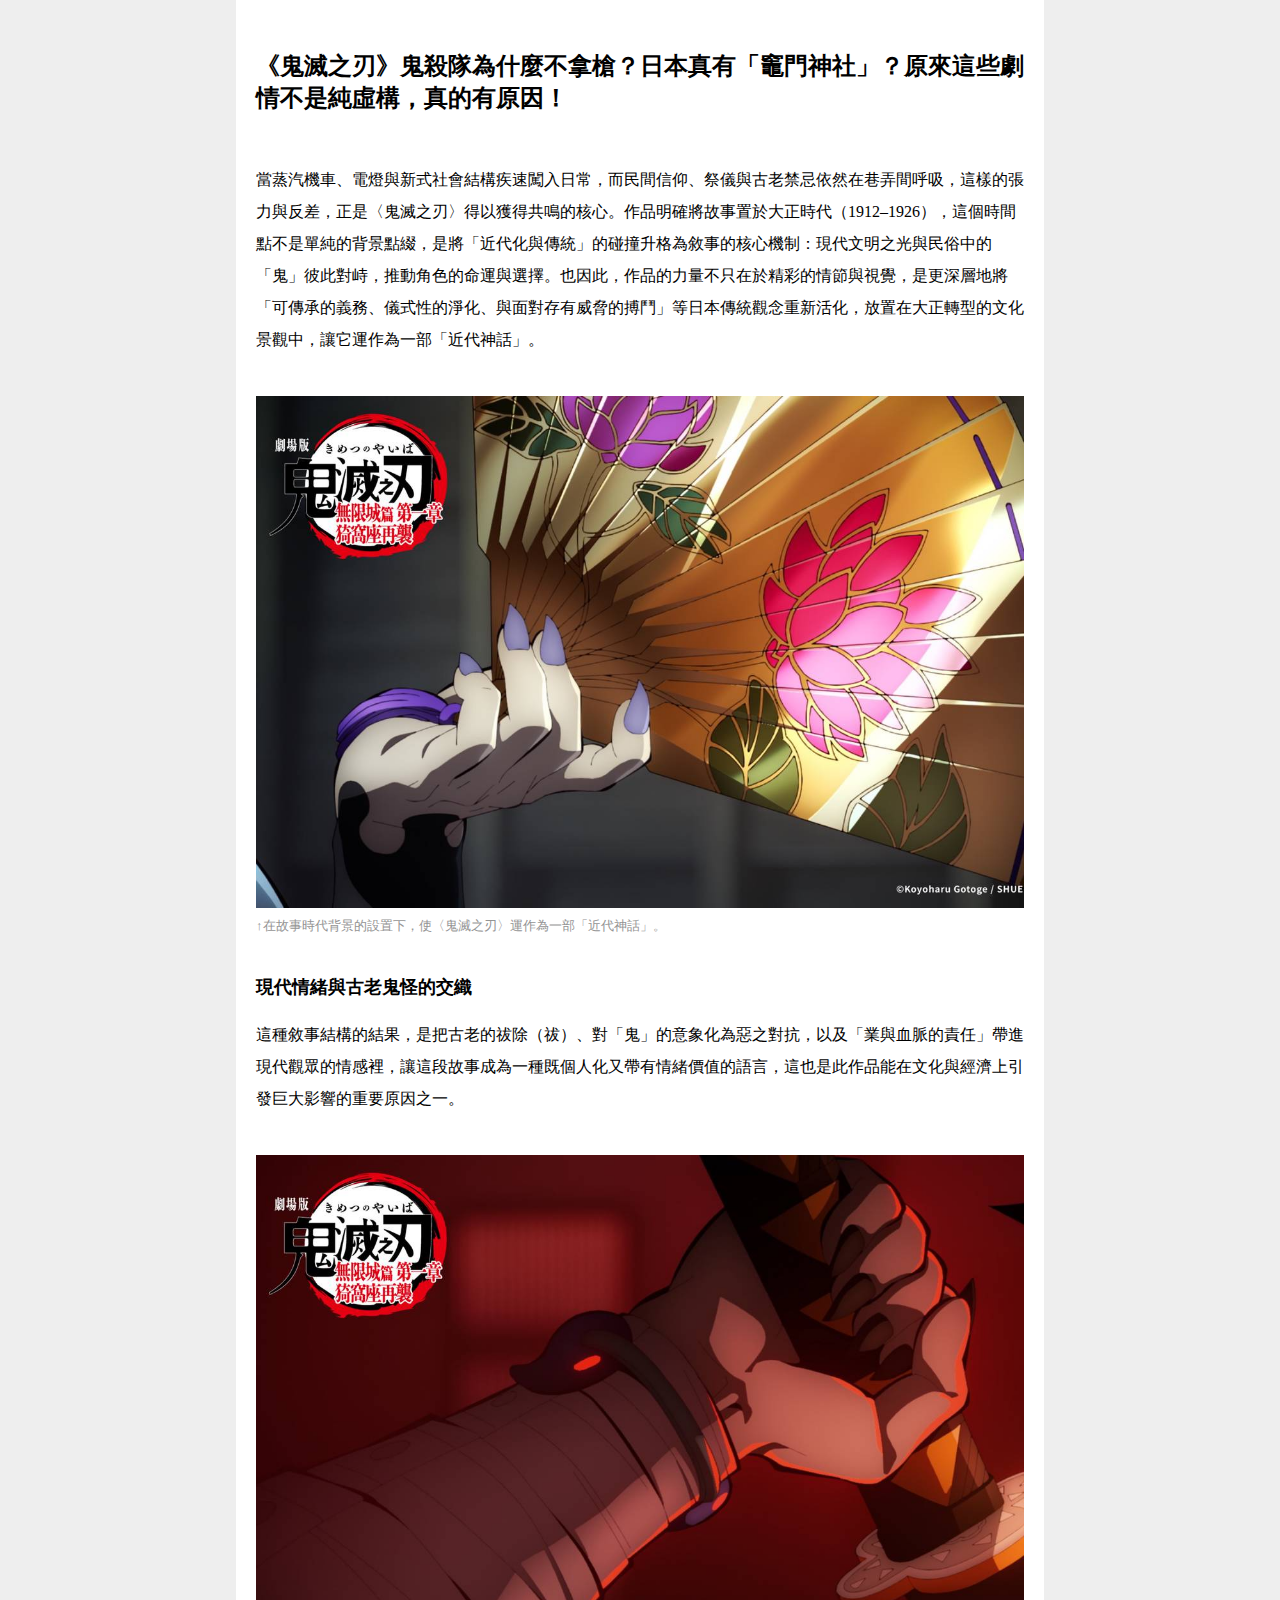
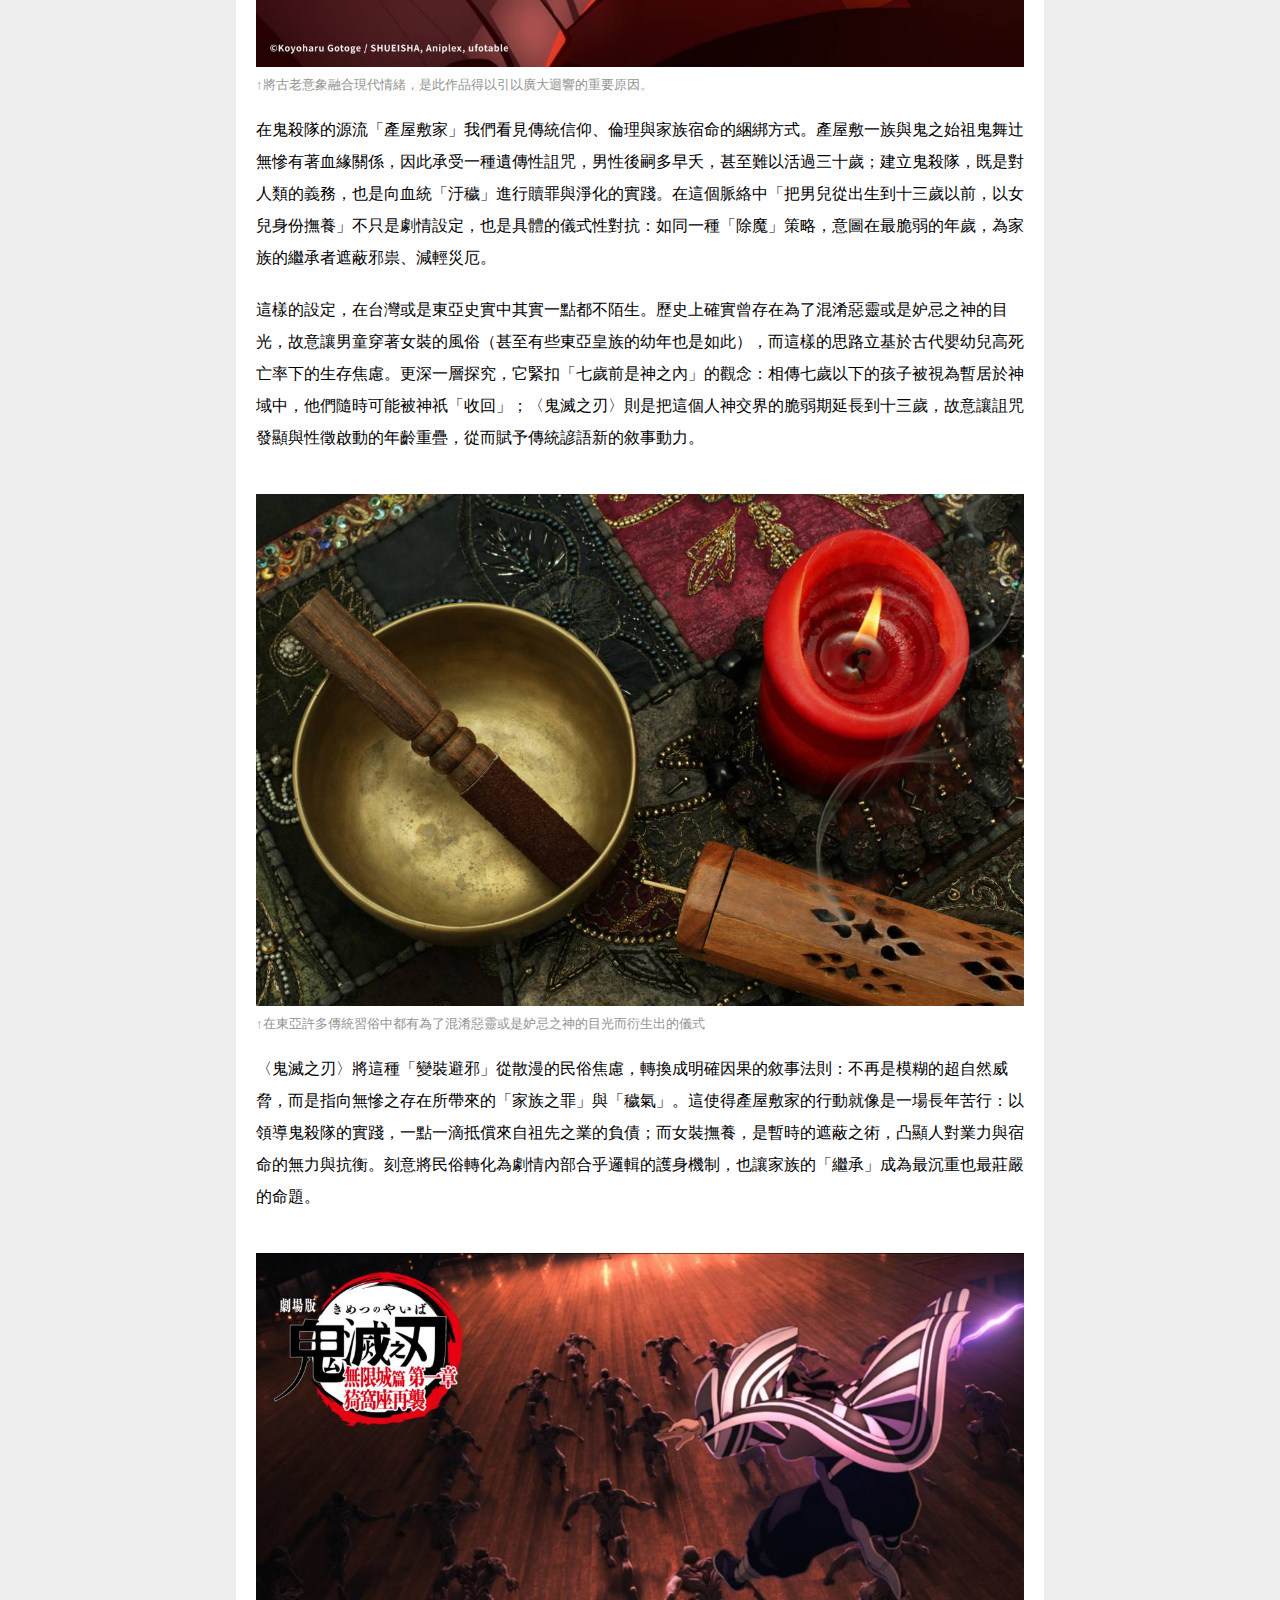
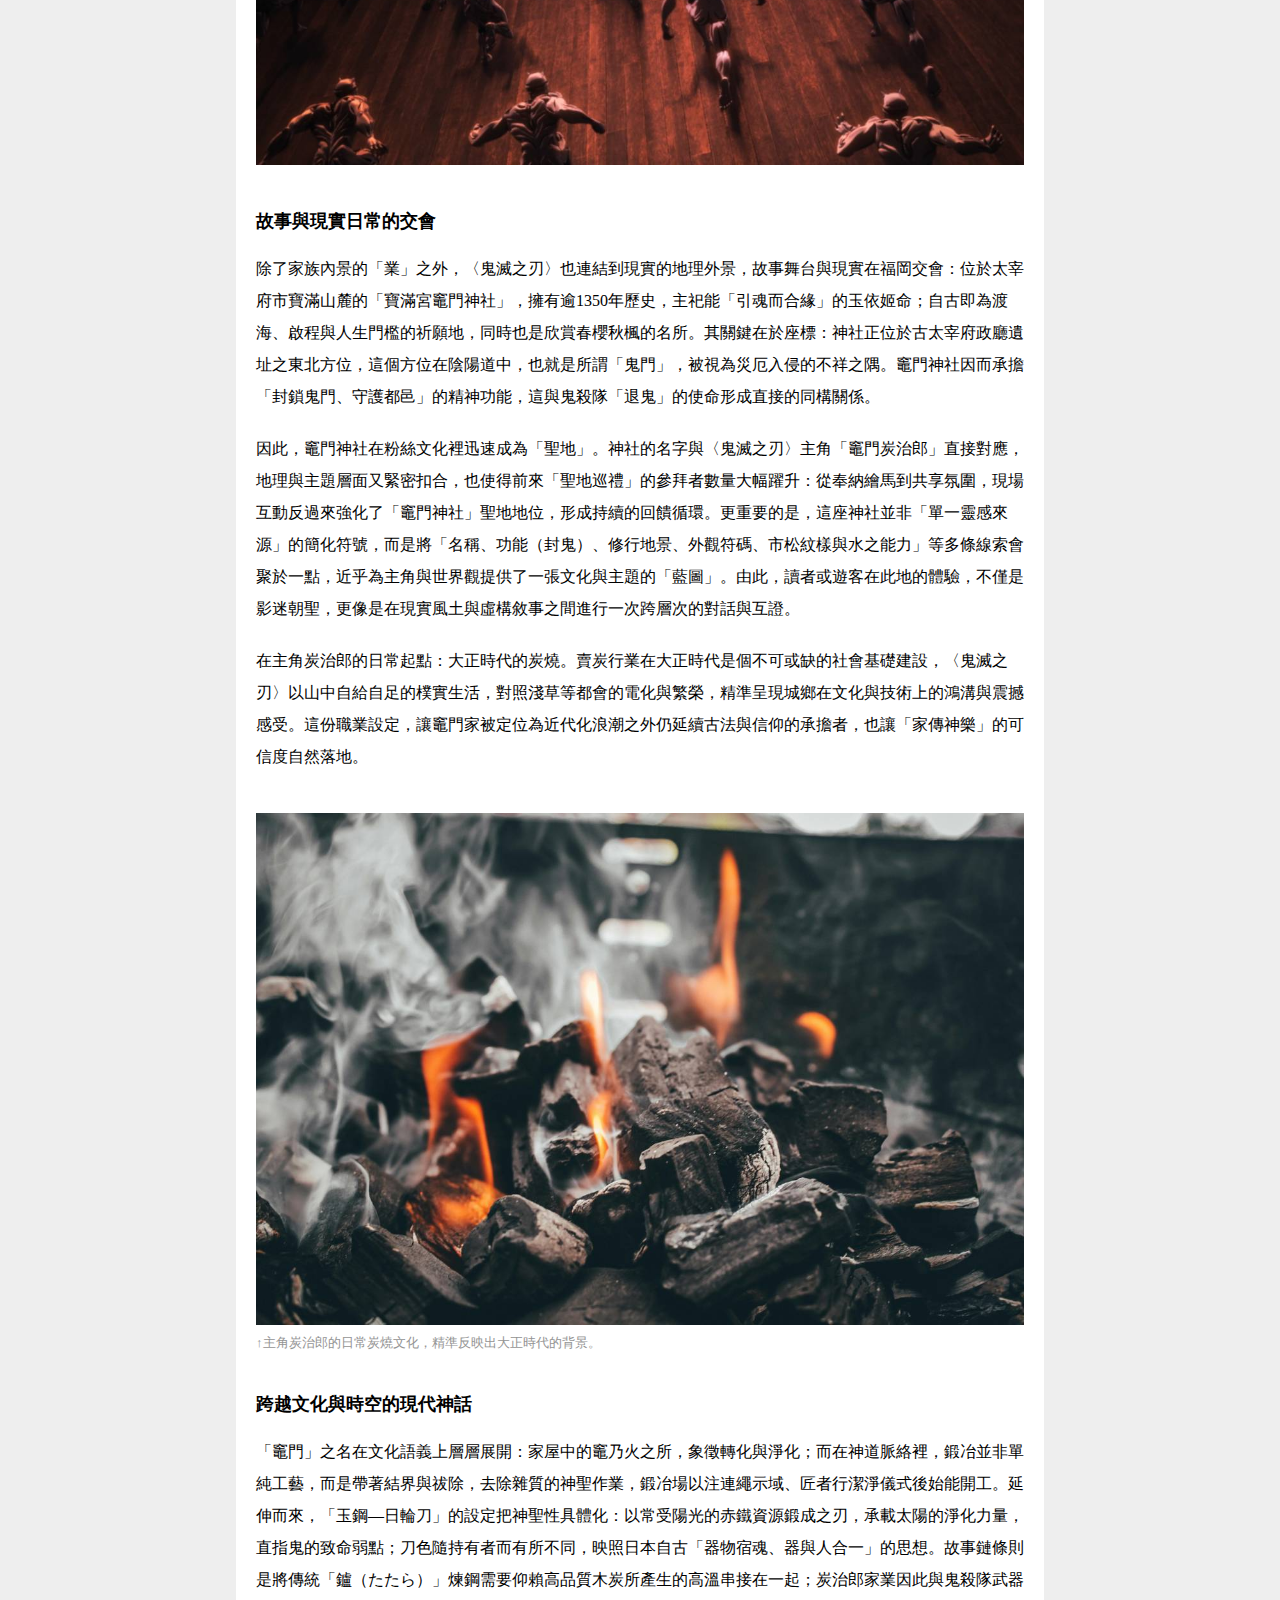
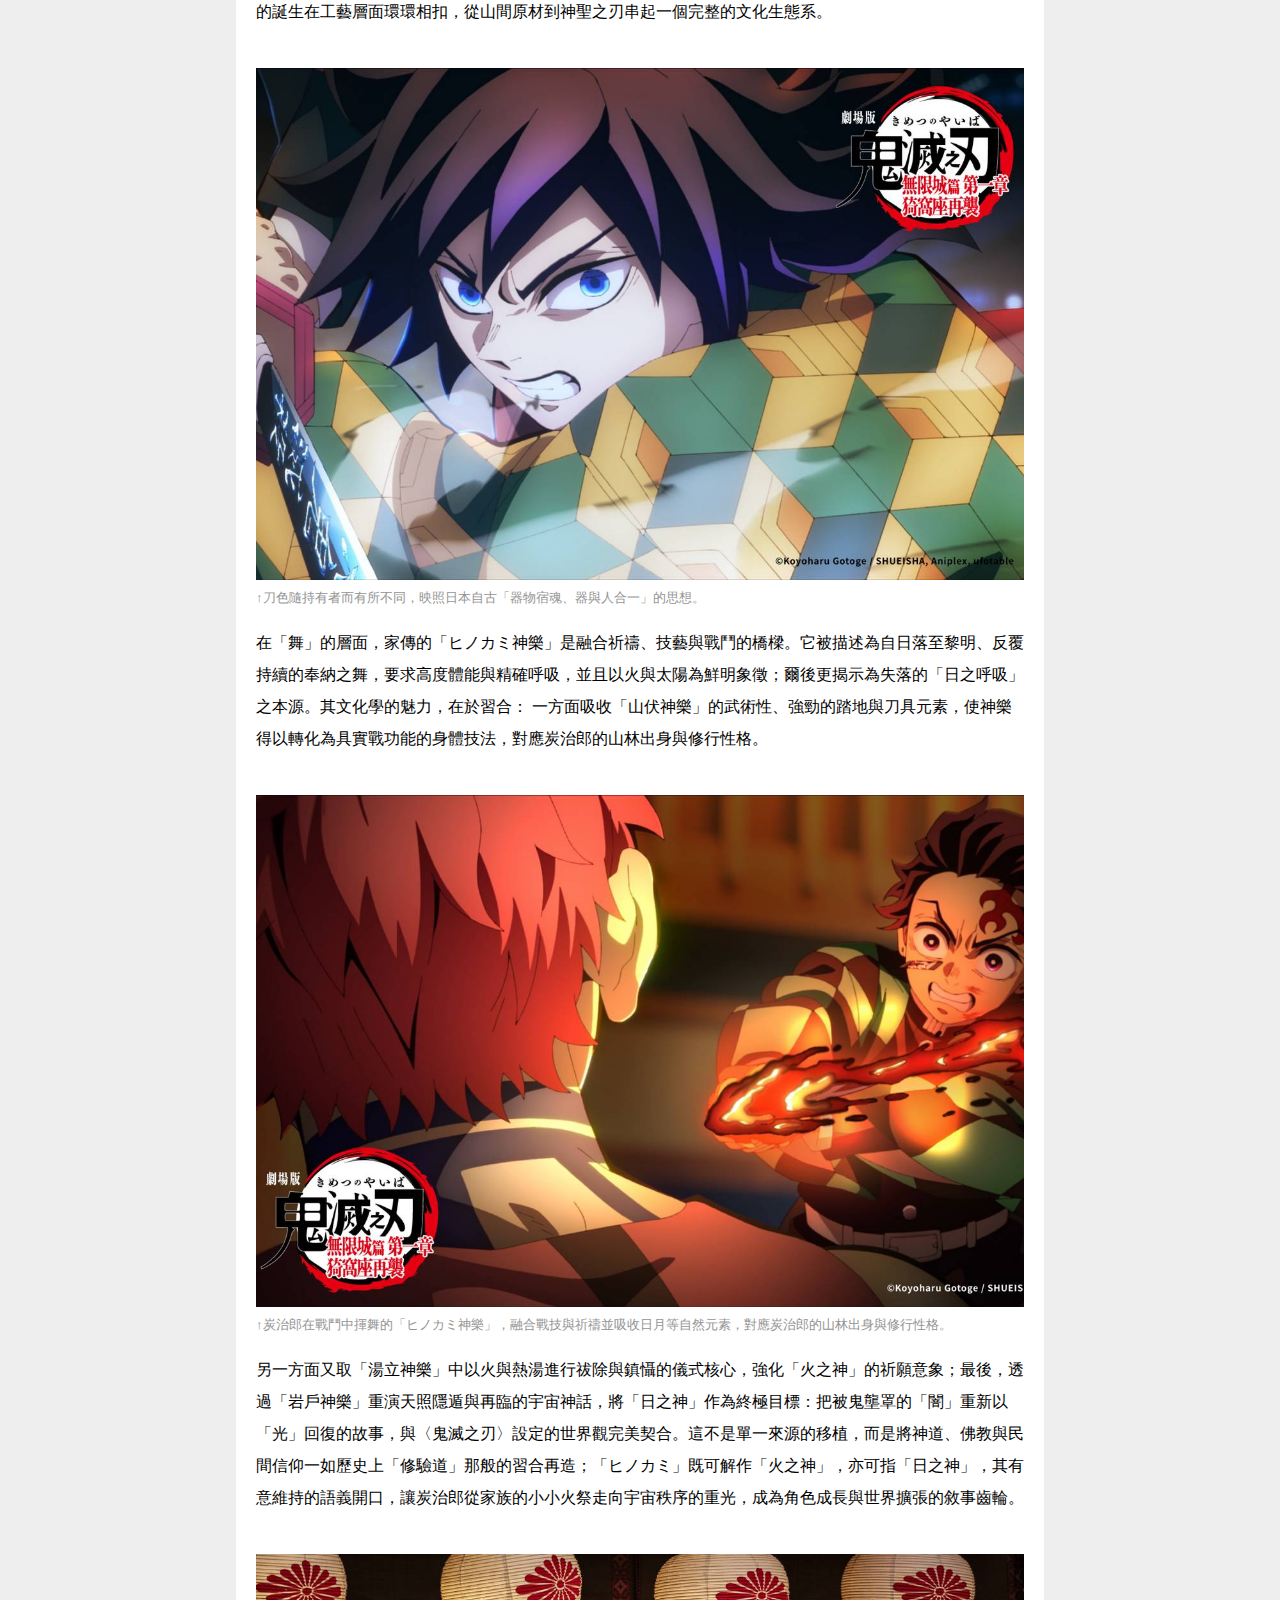
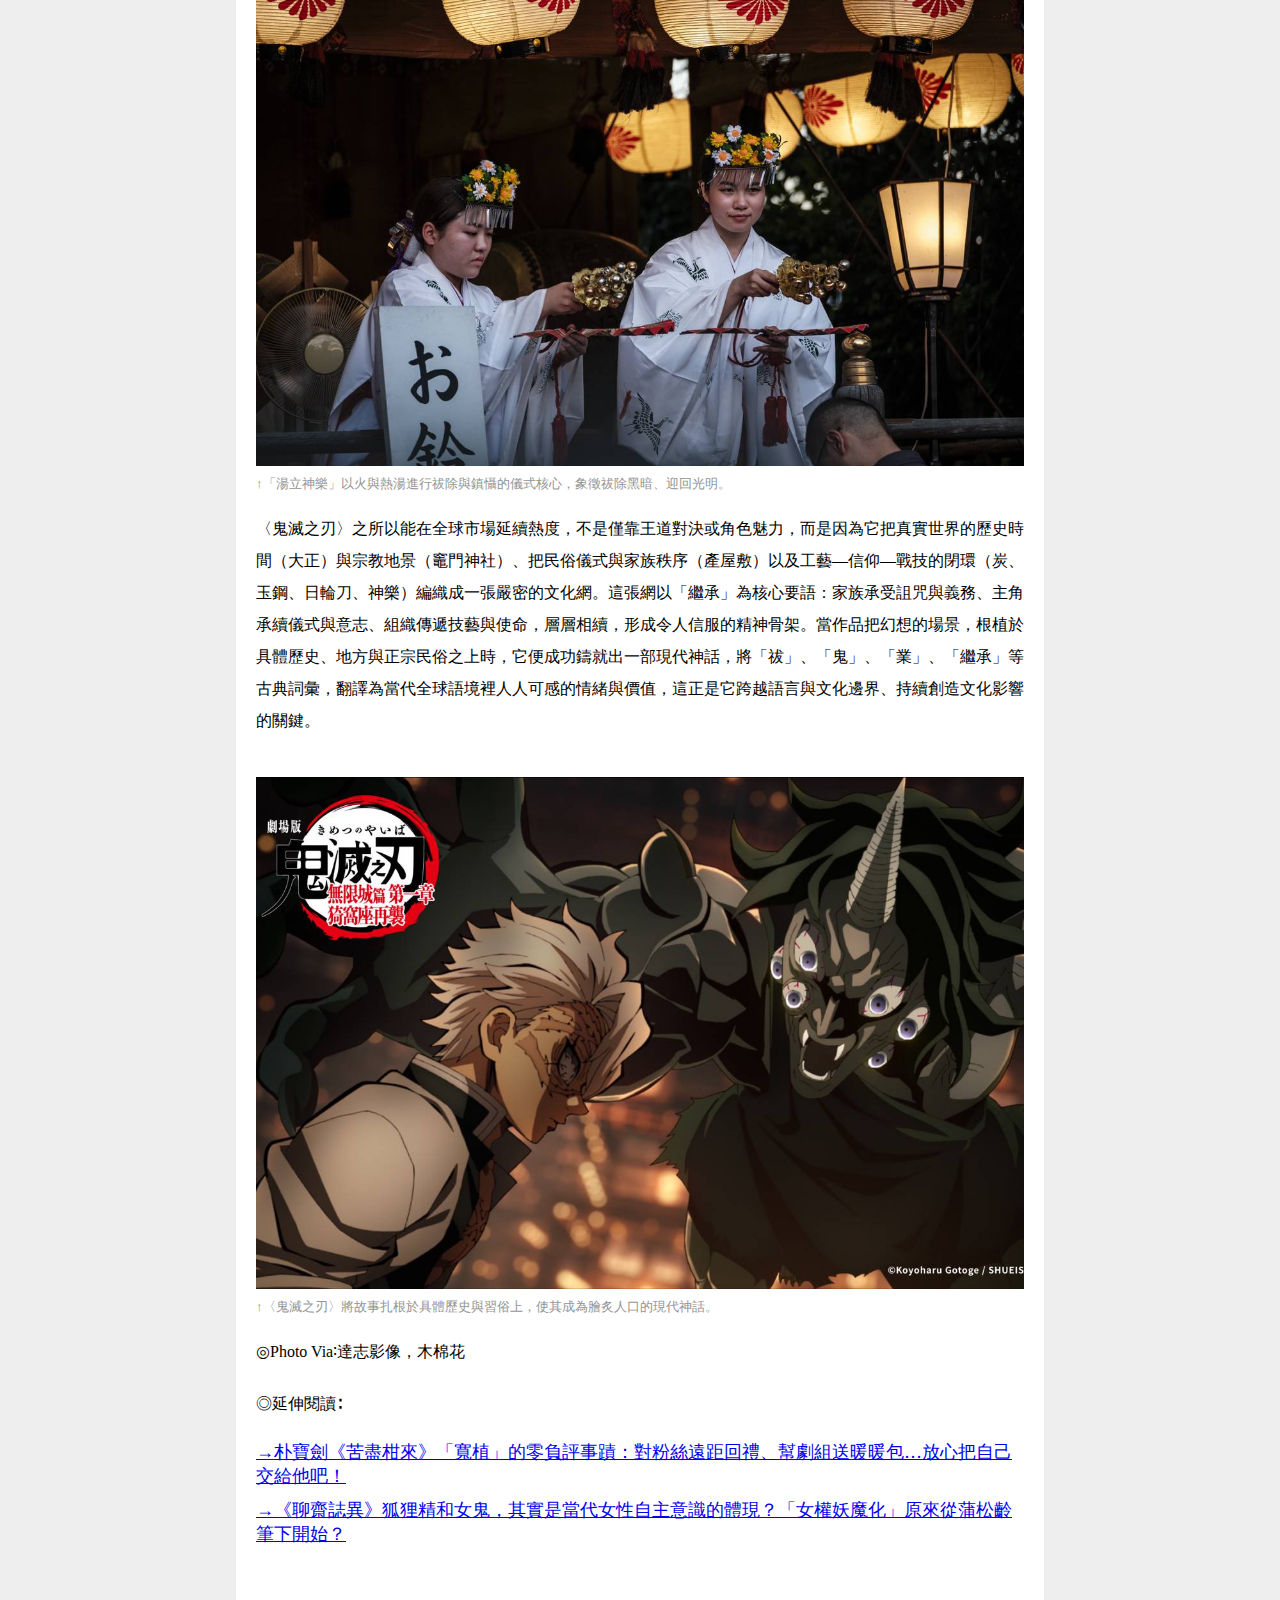
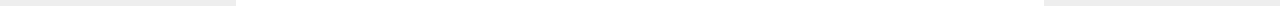
<file: index.html>
<!DOCTYPE html>
<html lang="en">
<head>
    <meta charset="UTF-8">
    <meta name="viewport" content="width=device-width, initial-scale=1.0">
    <title>Document</title>
    <!-- <link rel="stylesheet" href="./css/reset.css"> -->
    <link rel="stylesheet" href="./css/index.css">
</head>
<body>
    <div class="wrap">
        <h1>《鬼滅之刃》鬼殺隊為什麼不拿槍？日本真有「竈門神社」？原來這些劇情不是純虛構，真的有原因！</h1>
        <p>當蒸汽機車、電燈與新式社會結構疾速闖入日常，而民間信仰、祭儀與古老禁忌依然在巷弄間呼吸，這樣的張力與反差，正是〈鬼滅之刃〉得以獲得共鳴的核心。作品明確將故事置於大正時代（1912–1926），這個時間點不是單純的背景點綴，是將「近代化與傳統」的碰撞升格為敘事的核心機制：現代文明之光與民俗中的「鬼」彼此對峙，推動角色的命運與選擇。也因此，作品的力量不只在於精彩的情節與視覺，是更深層地將「可傳承的義務、儀式性的淨化、與面對存有威脅的搏鬥」等日本傳統觀念重新活化，放置在大正轉型的文化景觀中，讓它運作為一部「近代神話」。</p>
        <figure>
            <img src="./images/p01.jpg" alt="">
            <figcaption>&#8593;在故事時代背景的設置下，使〈鬼滅之刃〉運作為一部「近代神話」。</figcaption>
        </figure>
        <h3>現代情緒與古老鬼怪的交織</h3>
        <p>這種敘事結構的結果，是把古老的祓除（祓）、對「鬼」的意象化為惡之對抗，以及「業與血脈的責任」帶進現代觀眾的情感裡，讓這段故事成為一種既個人化又帶有情緒價值的語言，這也是此作品能在文化與經濟上引發巨大影響的重要原因之一。</p>
        <figure>
            <img src="./images/p02.jpg" alt="">
            <figcaption>&#8593;將古老意象融合現代情緒，是此作品得以引以廣大迴響的重要原因。</figcaption>
        </figure>
        <p>在鬼殺隊的源流「產屋敷家」我們看見傳統信仰、倫理與家族宿命的綑綁方式。產屋敷一族與鬼之始祖鬼舞辻無慘有著血緣關係，因此承受一種遺傳性詛咒，男性後嗣多早夭，甚至難以活過三十歲；建立鬼殺隊，既是對人類的義務，也是向血統「汙穢」進行贖罪與淨化的實踐。在這個脈絡中「把男兒從出生到十三歲以前，以女兒身份撫養」不只是劇情設定，也是具體的儀式性對抗：如同一種「除魔」策略，意圖在最脆弱的年歲，為家族的繼承者遮蔽邪祟、減輕災厄。</p>
        <p>這樣的設定，在台灣或是東亞史實中其實一點都不陌生。歷史上確實曾存在為了混淆惡靈或是妒忌之神的目光，故意讓男童穿著女裝的風俗（甚至有些東亞皇族的幼年也是如此），而這樣的思路立基於古代嬰幼兒高死亡率下的生存焦慮。更深一層探究，它緊扣「七歲前是神之內」的觀念：相傳七歲以下的孩子被視為暫居於神域中，他們隨時可能被神祇「收回」；〈鬼滅之刃〉則是把這個人神交界的脆弱期延長到十三歲，故意讓詛咒發顯與性徵啟動的年齡重疊，從而賦予傳統諺語新的敘事動力。</p>
        <figure>
            <img src="./images/p03.jpg" alt="">
            <figcaption>&#8593;在東亞許多傳統習俗中都有為了混淆惡靈或是妒忌之神的目光而衍生出的儀式</figcaption>
        </figure>
        <p>〈鬼滅之刃〉將這種「變裝避邪」從散漫的民俗焦慮，轉換成明確因果的敘事法則：不再是模糊的超自然威脅，而是指向無慘之存在所帶來的「家族之罪」與「穢氣」。這使得產屋敷家的行動就像是一場長年苦行：以領導鬼殺隊的實踐，一點一滴抵償來自祖先之業的負債；而女裝撫養，是暫時的遮蔽之術，凸顯人對業力與宿命的無力與抗衡。刻意將民俗轉化為劇情內部合乎邏輯的護身機制，也讓家族的「繼承」成為最沉重也最莊嚴的命題。</p>
        <figure>
            <img class="p004" src="./images/p04.jpg" alt="">
        </figure>
        <h3>故事與現實日常的交會</h3>
        <p>除了家族內景的「業」之外，〈鬼滅之刃〉也連結到現實的地理外景，故事舞台與現實在福岡交會：位於太宰府市寶滿山麓的「寶滿宮竈門神社」，擁有逾1350年歷史，主祀能「引魂而合緣」的玉依姬命；自古即為渡海、啟程與人生門檻的祈願地，同時也是欣賞春櫻秋楓的名所。其關鍵在於座標：神社正位於古太宰府政廳遺址之東北方位，這個方位在陰陽道中，也就是所謂「鬼門」，被視為災厄入侵的不祥之隅。竈門神社因而承擔「封鎖鬼門、守護都邑」的精神功能，這與鬼殺隊「退鬼」的使命形成直接的同構關係。</p>
        <p>因此，竈門神社在粉絲文化裡迅速成為「聖地」。神社的名字與〈鬼滅之刃〉主角「竈門炭治郎」直接對應，地理與主題層面又緊密扣合，也使得前來「聖地巡禮」的參拜者數量大幅躍升：從奉納繪馬到共享氛圍，現場互動反過來強化了「竈門神社」聖地地位，形成持續的回饋循環。更重要的是，這座神社並非「單一靈感來源」的簡化符號，而是將「名稱、功能（封鬼）、修行地景、外觀符碼、市松紋樣與水之能力」等多條線索會聚於一點，近乎為主角與世界觀提供了一張文化與主題的「藍圖」。由此，讀者或遊客在此地的體驗，不僅是影迷朝聖，更像是在現實風土與虛構敘事之間進行一次跨層次的對話與互證。</p>
        <p>在主角炭治郎的日常起點：大正時代的炭燒。賣炭行業在大正時代是個不可或缺的社會基礎建設，〈鬼滅之刃〉以山中自給自足的樸實生活，對照淺草等都會的電化與繁榮，精準呈現城鄉在文化與技術上的鴻溝與震撼感受。這份職業設定，讓竈門家被定位為近代化浪潮之外仍延續古法與信仰的承擔者，也讓「家傳神樂」的可信度自然落地。</p>
        <figure>
            <img src="./images/p05.jpg" alt="">
            <figcaption>&#8593;主角炭治郎的日常炭燒文化，精準反映出大正時代的背景。</figcaption>
        </figure>
        <h3>跨越文化與時空的現代神話</h3>
        <p>「竈門」之名在文化語義上層層展開：家屋中的竈乃火之所，象徵轉化與淨化；而在神道脈絡裡，鍛冶並非單純工藝，而是帶著結界與祓除，去除雜質的神聖作業，鍛冶場以注連繩示域、匠者行潔淨儀式後始能開工。延伸而來，「玉鋼—日輪刀」的設定把神聖性具體化：以常受陽光的赤鐵資源鍛成之刃，承載太陽的淨化力量，直指鬼的致命弱點；刀色隨持有者而有所不同，映照日本自古「器物宿魂、器與人合一」的思想。故事鏈條則是將傳統「鑪（たたら）」煉鋼需要仰賴高品質木炭所產生的高溫串接在一起；炭治郎家業因此與鬼殺隊武器的誕生在工藝層面環環相扣，從山間原材到神聖之刃串起一個完整的文化生態系。</p>
         <figure>
            <img src="./images/p07.jpg" alt="">
            <figcaption>&#8593;刀色隨持有者而有所不同，映照日本自古「器物宿魂、器與人合一」的思想。</figcaption>
        </figure>
        <p>在「舞」的層面，家傳的「ヒノカミ神樂」是融合祈禱、技藝與戰鬥的橋樑。它被描述為自日落至黎明、反覆持續的奉納之舞，要求高度體能與精確呼吸，並且以火與太陽為鮮明象徵；爾後更揭示為失落的「日之呼吸」之本源。其文化學的魅力，在於習合： 一方面吸收「山伏神樂」的武術性、強勁的踏地與刀具元素，使神樂得以轉化為具實戰功能的身體技法，對應炭治郎的山林出身與修行性格。</p>
        <figure>
            <img src="./images/p08.jpg" alt="">
            <figcaption>&#8593;炭治郎在戰鬥中揮舞的「ヒノカミ神樂」，融合戰技與祈禱並吸收日月等自然元素，對應炭治郎的山林出身與修行性格。</figcaption>
        </figure>
        <p>另一方面又取「湯立神樂」中以火與熱湯進行祓除與鎮懾的儀式核心，強化「火之神」的祈願意象；最後，透過「岩戶神樂」重演天照隱遁與再臨的宇宙神話，將「日之神」作為終極目標：把被鬼壟罩的「闇」重新以「光」回復的故事，與〈鬼滅之刃〉設定的世界觀完美契合。這不是單一來源的移植，而是將神道、佛教與民間信仰一如歷史上「修驗道」那般的習合再造；「ヒノカミ」既可解作「火之神」，亦可指「日之神」，其有意維持的語義開口，讓炭治郎從家族的小小火祭走向宇宙秩序的重光，成為角色成長與世界擴張的敘事齒輪。</p>
        <figure>
            <img src="./images/p09.jpg" alt="">
            <figcaption>&#8593;「湯立神樂」以火與熱湯進行祓除與鎮懾的儀式核心，象徵祓除黑暗、迎回光明。</figcaption>
        </figure>
        <p>〈鬼滅之刃〉之所以能在全球市場延續熱度，不是僅靠王道對決或角色魅力，而是因為它把真實世界的歷史時間（大正）與宗教地景（竈門神社）、把民俗儀式與家族秩序（產屋敷）以及工藝—信仰—戰技的閉環（炭、玉鋼、日輪刀、神樂）編織成一張嚴密的文化網。這張網以「繼承」為核心要語：家族承受詛咒與義務、主角承續儀式與意志、組織傳遞技藝與使命，層層相續，形成令人信服的精神骨架。當作品把幻想的場景，根植於具體歷史、地方與正宗民俗之上時，它便成功鑄就出一部現代神話，將「祓」、「鬼」、「業」、「繼承」等古典詞彙，翻譯為當代全球語境裡人人可感的情緒與價值，這正是它跨越語言與文化邊界、持續創造文化影響的關鍵。</p>
        <figure>
            <img src="./images/p10.jpg" alt="">
            <figcaption>&#8593;〈鬼滅之刃〉將故事扎根於具體歷史與習俗上，使其成為膾炙人口的現代神話。</figcaption>
        </figure>
        <p>&#x25CE;Photo Via&#8758;達志影像，木棉花</p>
        <p>&#x25CE;延伸閱讀&#8758;</p>
        <a href="www.google.com">&#8594;朴寶劍《苦盡柑來》「寬植」的零負評事蹟：對粉絲遠距回禮、幫劇組送暖暖包…放心把自己交給他吧！</a>
        <a href="www.google.com">&#8594;《聊齋誌異》狐狸精和女鬼，其實是當代女性自主意識的體現？「女權妖魔化」原來從蒲松齡筆下開始？</a>
    </div>
</body>
</html>
</file>
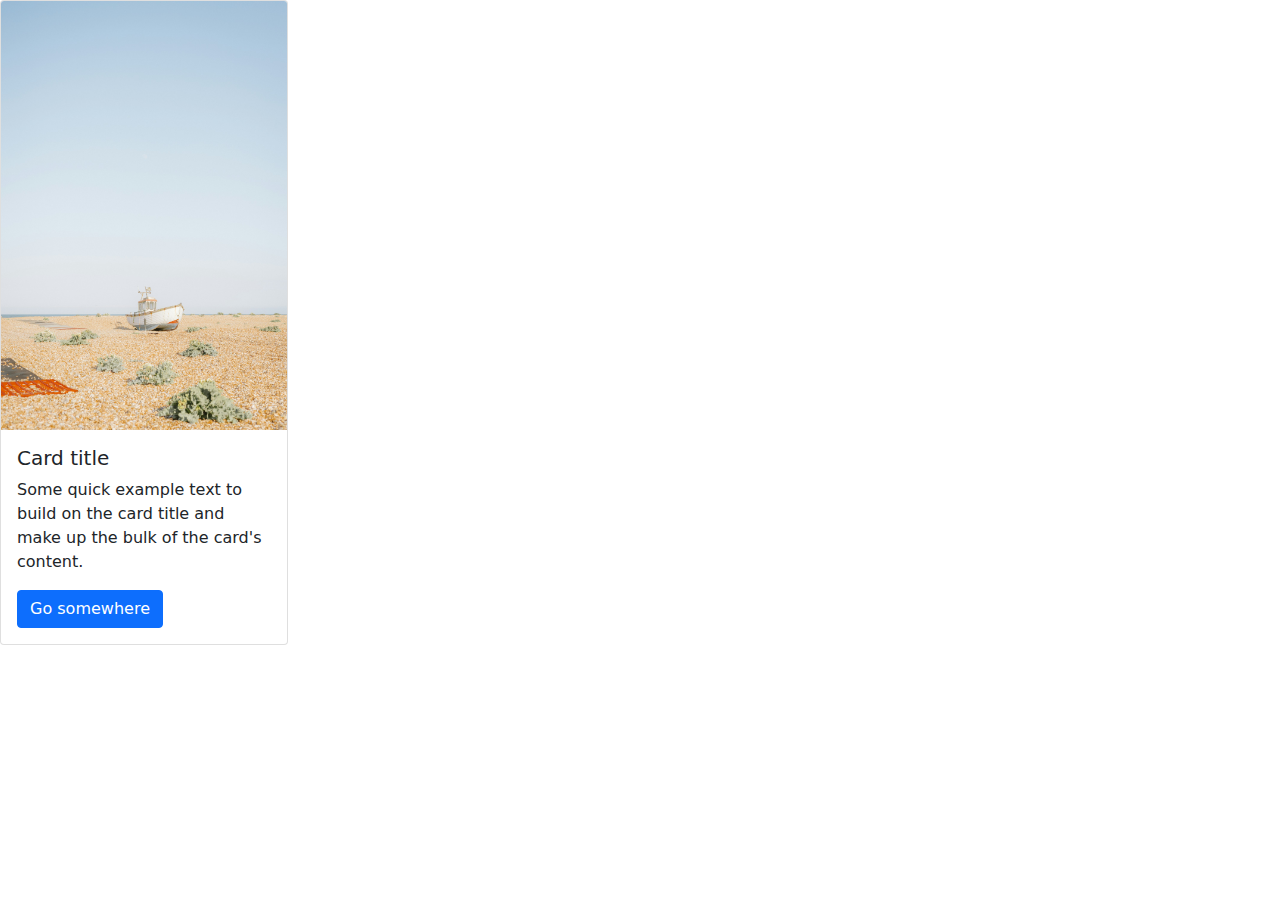
<file: index2.html>
<!DOCTYPE html>
<html lang="en">

<head>
    <meta charset="UTF-8">
    <meta name="viewport" content="width=device-width, initial-scale=1.0">
    <title>Document</title>

    <!-- 透過網路連結CSS與JS -->
    <!-- <link href="https://cdn.jsdelivr.net/npm/bootstrap@5.1.1/dist/css/bootstrap.min.css" rel="stylesheet"
        integrity="sha384-F3w7mX95PdgyTmZZMECAngseQB83DfGTowi0iMjiWaeVhAn4FJkqJByhZMI3AhiU" crossorigin="anonymous">
    <script src="https://cdn.jsdelivr.net/npm/bootstrap@5.1.1/dist/js/bootstrap.bundle.min.js"
        integrity="sha384-/bQdsTh/da6pkI1MST/rWKFNjaCP5gBSY4sEBT38Q/9RBh9AH40zEOg7Hlq2THRZ"
        crossorigin="anonymous"></script> -->

    <!-- 使用專案中的CSS與JS -->
    <link rel="stylesheet" href="./css/bootstrap.min.css">
    <script src="./js/bootstrap.bundle.min.js"></script>
</head>

<body>
    <div class="card" style="width: 18rem;">
        <img src="./image/background01.jpg" class="card-img-top" alt="...">
        <div class="card-body">
            <h5 class="card-title">Card title</h5>
            <p class="card-text">Some quick example text to build on the card title and make up the bulk of the card's
                content.</p>
            <a href="#" class="btn btn-primary">Go somewhere</a>
        </div>
    </div>

    <!-- <div class="card" style="width: 18rem;">
        <img src="https://images.unsplash.com/photo-1754756356063-103a6019f346?q=80&w=987&auto=format&fit=crop&ixlib=rb-4.1.0&ixid=M3wxMjA3fDB8MHxwaG90by1wYWdlfHx8fGVufDB8fHx8fA%3D%3D" class="card-img-top" alt="...">
        <div class="card-body">
            <h5 class="card-title">Card title</h5>
            <p class="card-text">Some quick example text to build on the card title and make up the bulk of the card's
                content.</p>
            <a href="#" class="btn btn-primary">Go somewhere</a>
        </div>
    </div> -->

</body>

</html>
</file>
<file: css/index.css>
/* 將所有預設邊界歸零，同套用reset*/
*{
    margin: 0;
}


body{
    background-color: #eee;
}
.wrap{
    width: 768px;
    background-color: #fff;
    margin-left: auto;
    margin-right: auto;
    padding: 50px 20px; /*簡寫: 上 下 左 右 ，或是: 上 左(這個上下要一樣，左右要一樣)*/
}
h1{
    font-size: 24px;
    padding-bottom: 50px;
}
/* .wrap p{
    padding: 20px 0px;
} */
figure{
    width: 100%;    /*相對於最外層.wrap => 770px*/
    padding: 20px 0px;
}
figure img{
    width: 100%;    /*相對於figure父元素770px*/
}
figcaption{
    font-size: 13px;
    color: #949494;
    padding-top: 5px;
}
h3{
    font-size: 18px;
    padding: 20px 0px;
}
p{
    padding-bottom: 20px;
    line-height: 2;
}
.wrap a{
    display: block;
    font-size: 18px;
    padding-bottom: 10px;
}
</file>
